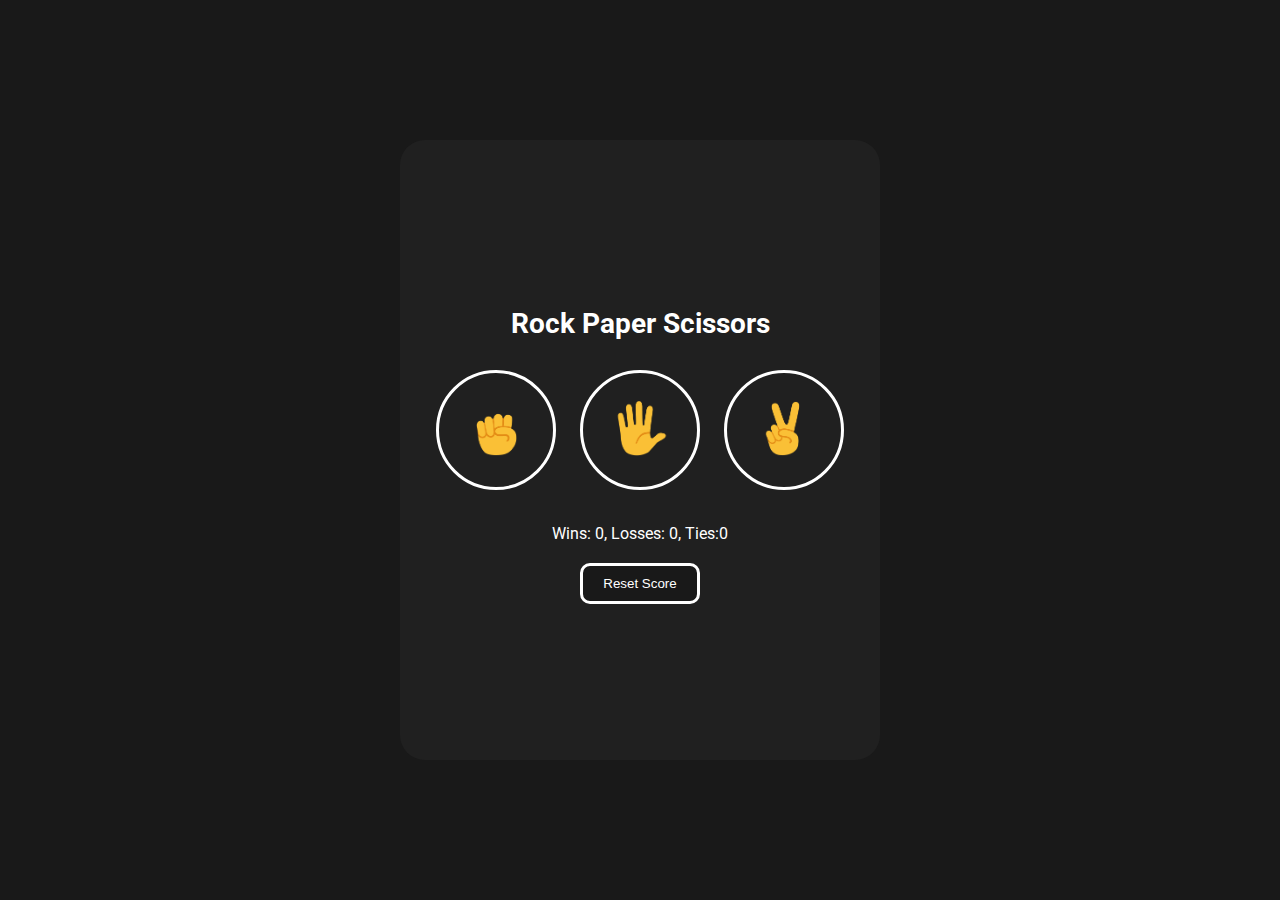
<file: rock-paper-scissors/index.html>
<!DOCTYPE html>
<html lang="en">
    <head>
        <title>Rock Paper Scissors</title>
        <meta charset="utf-8"/>
        <meta content="width=device-width, initial-scale=1.0" name="viewport"/>
        <link href="https://fonts.googleapis.com" rel="preconnect">
        <link crossorigin href="https://fonts.gstatic.com" rel="preconnect">
        <link href="https://fonts.googleapis.com/css2?family=Roboto:ital,wght@0,100;0,300;0,400;0,500;0,700;0,900;1,100;1,300;1,400;1,500;1,700;1,900&display=swap"
              rel="stylesheet">
        <link href="./styles.css" rel="stylesheet">
        <script defer src="./script.js"></script>
    </head>
    <body>
    <section class="game-container">
        <section class="game">
            <h1 class="game-title">Rock Paper Scissors</h1>
            <button class="button-rock"><img class="emoji" alt="rock-emoji" src="./images/rock-emoji.png"></button>
            <button class="button-paper"><img class="emoji" alt="paper-emoji" src="./images/paper-emoji.png"></button>
            <button class="button-scissors"><img class="emoji" alt="scissors-emoji" src="./images/scissors-emoji.png"></button>
        </section>
        <section class="scores">
            <div class="round-results"></div>
            <div class="round-choices"></div>
            <div class="player-score-text"></div>
            <div class="reset-button-container">
                <button class="reset-button">Reset Score</button>
            </div>
        </section>
    </section>
    </body>
</html>
</file>
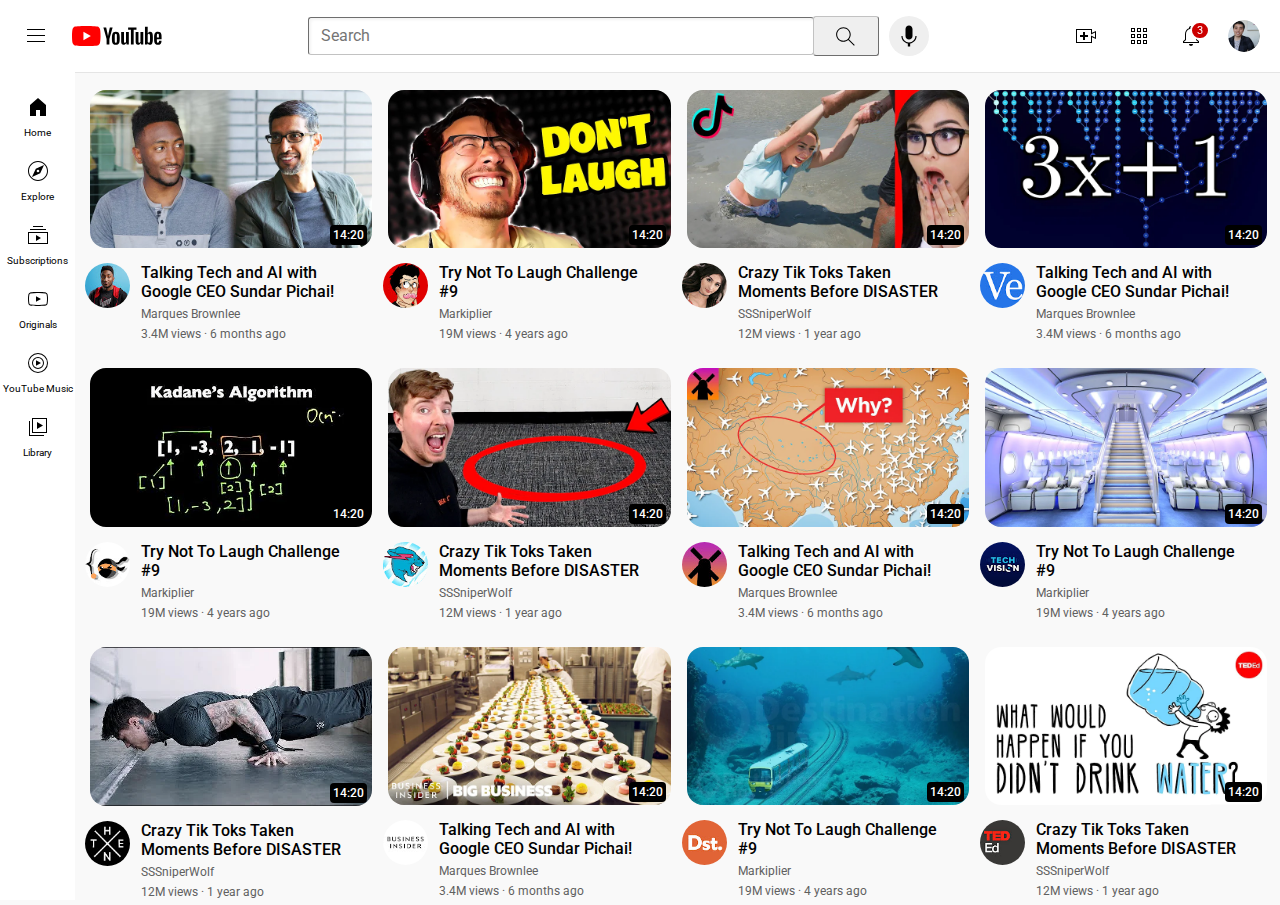
<file: youtube/youtube.html>
<!DOCTYPE html>
<html lang="en">
    <head>
        <title>YouTube</title>
        <meta charset="utf-8"/>
        <meta name="viewport" content="width=device-width, initial-scale=1.0"/>
        <link rel="preconnect" href="https://fonts.googleapis.com">
        <link rel="preconnect" href="https://fonts.gstatic.com" crossorigin>
        <link href="https://fonts.googleapis.com/css2?family=Roboto:ital,wght@0,100;0,300;0,400;0,500;0,700;0,900;1,100;1,300;1,400;1,500;1,700;1,900&display=swap" rel="stylesheet">
        <link rel="stylesheet" href="general.css"/>
        <link rel="stylesheet" href="header.css"/>
        <link rel="stylesheet" href="sidebar.css"/>
        <link rel="stylesheet" href="videos.css"/>
    </head>
    <body>
        <header class="header">
            <div class="left-section">
                <img class ="hamburger-menu" src="./images/icons/hamburger-menu.svg">
                <img class="logo" src="./images/icons/youtube-logo.svg">
            </div>
            <div class="middle-section">
                <input class="search-bar" type="text" placeholder="Search">
                <button class="search-button">
                    <img class="search-icon" src="./images/icons/search.svg">
                    <div class="tooltip">Search</div>
                </button>
                <button class="voice-search-button">
                    <img class="voice-icon" src="./images/icons/voice-search-icon.svg">
                    <div class="tooltip">Search with voice</div>
                </button>
            </div>
            <div class="right-section">
                <div class="upload-button">
                    <img src="./images/icons/upload.svg">
                    <div class="tooltip">Create</div></div>
                <div class="yt-apps">
                    <img src="./images/icons/youtube-apps.svg">
                    <div class="tooltip">Apps</div></div>
                <div class="notifications"><img src="./images/icons/notifications.svg">
                    <div class="notification-count">3</div>
                    <div class="tooltip">Notifications</div>
                </div>
                <div class="user-profile">
                    <img class="profile-pic" src="./images/channels/my-channel.jpeg">
                    <div class="tooltip">Account</div>
                </div>
        </header>
        <nav class="sidebar">
            <div class="sidebar-link">
                <img src="./images/icons/home.svg">
                <div>Home</div>
            </div>
            <div class="sidebar-link">
                <img src="./images/icons/explore.svg">
                <div>Explore</div>
            </div>
            <div class="sidebar-link">
                <img src="./images/icons/subscriptions.svg">
                <div>Subscriptions</div>
            </div>
            <div class="sidebar-link">
                <img src="./images/icons/originals.svg">
                <div>Originals</div>
            </div>
            <div class="sidebar-link">
                <img src="./images/icons/youtube-music.svg">
                <div>YouTube Music</div>
            </div>
            <div class="sidebar-link">
                <img src="./images/icons/library.svg">
                <div>Library</div>
            </div>
        </nav>
        </main>
            <section class="videos-container">
                <div class="video">
                    <div class="video-thumbnail">
                        <img class="image-thumbnail" src="./images/thumbnails/thumbnail-1.webp">
                        <div class="video-time">14:20</div>
                    </div>
                    <div class="video-info-grid">
                        <div class="author-image-container"><img class="image-author" src="./images/channels/channel-1.jpeg"></div>
                        <div class="video-info">
                            <p class="video-title">Talking Tech and AI with Google CEO Sundar Pichai!</p>
                            <p class="video-author">Marques Brownlee</p>
                            <p class="video-stats">3.4M views &#183; 6 months ago</p>
                        </div>
                    </div>
                </div>
                <div class="video">
                    <div class="video-thumbnail">
                        <img class="image-thumbnail" src="./images/thumbnails/thumbnail-2.webp">
                        <div class="video-time">14:20</div>
                    </div>
                    <div class="video-info-grid">
                        <div class="author-image-container"><img class="image-author" src="./images/channels/channel-2.jpeg"></div>
                        <div class="video-info">
                            <p class="video-title">Try Not To Laugh Challenge #9</p>
                            <p class="video-author">Markiplier</p>
                            <p class="video-stats">19M views &#183; 4 years ago</p>
                        </div>
                    </div>
                </div>
                <div class="video">
                    <div class="video-thumbnail">
                        <img class="image-thumbnail" src="./images/thumbnails/thumbnail-3.webp">
                        <div class="video-time">14:20</div>
                    </div>
                    <div class="video-info-grid">
                        <div class="author-image-container"><img class="image-author" src="./images/channels/channel-3.jpeg"></div>
                        <div class="video-info">
                            <p class="video-title">Crazy Tik Toks Taken Moments Before DISASTER</p>
                            <p class="video-author">SSSniperWolf</p>
                            <p class="video-stats">12M views &#183; 1 year ago</p>
                        </div>
                    </div>
                </div>
                <div class="video">
                    <div class="video-thumbnail">
                        <img class="image-thumbnail" src="./images/thumbnails/thumbnail-4.webp">
                        <div class="video-time">14:20</div>
                    </div>
                    <div class="video-info-grid">
                        <div class="author-image-container"><img class="image-author" src="./images/channels/channel-4.jpeg"></div>
                        <div class="video-info">
                            <p class="video-title">Talking Tech and AI with Google CEO Sundar Pichai!</p>
                            <p class="video-author">Marques Brownlee</p>
                            <p class="video-stats">3.4M views &#183; 6 months ago</p>
                        </div>
                    </div>
                </div>
                <div class="video">
                    <div class="video-thumbnail">
                        <img class="image-thumbnail" src="./images/thumbnails/thumbnail-5.webp">
                        <div class="video-time">14:20</div>
                    </div>
                    <div class="video-info-grid">
                        <div class="author-image-container"><img class="image-author" src="./images/channels/channel-5.jpeg"></div>
                        <div class="video-info">
                            <p class="video-title">Try Not To Laugh Challenge #9</p>
                            <p class="video-author">Markiplier</p>
                            <p class="video-stats">19M views &#183; 4 years ago</p>
                        </div>
                    </div>
                </div>
                <div class="video">
                    <div class="video-thumbnail">
                        <img class="image-thumbnail" src="./images/thumbnails/thumbnail-6.webp">
                        <div class="video-time">14:20</div>
                    </div>
                    <div class="video-info-grid">
                        <div class="author-image-container"><img class="image-author" src="./images/channels/channel-6.jpeg"></div>
                        <div class="video-info">
                            <p class="video-title">Crazy Tik Toks Taken Moments Before DISASTER</p>
                            <p class="video-author">SSSniperWolf</p>
                            <p class="video-stats">12M views &#183; 1 year ago</p>
                        </div>
                    </div>
                </div>
                <div class="video">
                    <div class="video-thumbnail">
                        <img class="image-thumbnail" src="./images/thumbnails/thumbnail-7.webp">
                        <div class="video-time">14:20</div>
                    </div>
                    <div class="video-info-grid">
                        <div class="author-image-container"><img class="image-author" src="./images/channels/channel-7.jpeg"></div>
                        <div class="video-info">
                            <p class="video-title">Talking Tech and AI with Google CEO Sundar Pichai!</p>
                            <p class="video-author">Marques Brownlee</p>
                            <p class="video-stats">3.4M views &#183; 6 months ago</p>
                        </div>
                    </div>
                </div>
                <div class="video">
                    <div class="video-thumbnail">
                        <img class="image-thumbnail" src="./images/thumbnails/thumbnail-8.webp">
                        <div class="video-time">14:20</div>
                    </div>
                    <div class="video-info-grid">
                        <div class="author-image-container"><img class="image-author" src="./images/channels/channel-8.jpeg"></div>
                        <div class="video-info">
                            <p class="video-title">Try Not To Laugh Challenge #9</p>
                            <p class="video-author">Markiplier</p>
                            <p class="video-stats">19M views &#183; 4 years ago</p>
                        </div>
                    </div>
                </div>
                <div class="video">
                    <div class="video-thumbnail">
                        <img class="image-thumbnail" src="./images/thumbnails/thumbnail-9.webp">
                        <div class="video-time">14:20</div>
                    </div>
                    <div class="video-info-grid">
                        <div class="author-image-container"><img class="image-author" src="./images/channels/channel-9.jpeg"></div>
                        <div class="video-info">
                            <p class="video-title">Crazy Tik Toks Taken Moments Before DISASTER</p>
                            <p class="video-author">SSSniperWolf</p>
                            <p class="video-stats">12M views &#183; 1 year ago</p>
                        </div>
                    </div>
                </div>
                <div class="video">
                    <div class="video-thumbnail">
                        <img class="image-thumbnail" src="./images/thumbnails/thumbnail-10.webp">
                        <div class="video-time">14:20</div>
                    </div>
                    <div class="video-info-grid">
                        <div class="author-image-container"><img class="image-author" src="./images/channels/channel-10.jpeg"></div>
                        <div class="video-info">
                            <p class="video-title">Talking Tech and AI with Google CEO Sundar Pichai!</p>
                            <p class="video-author">Marques Brownlee</p>
                            <p class="video-stats">3.4M views &#183; 6 months ago</p>
                        </div>
                    </div>
                </div>
                <div class="video">
                    <div class="video-thumbnail">
                        <img class="image-thumbnail" src="./images/thumbnails/thumbnail-11.webp">
                        <div class="video-time">14:20</div>
                    </div>
                    <div class="video-info-grid">
                        <div class="author-image-container"><img class="image-author" src="./images/channels/channel-11.jpeg"></div>
                        <div class="video-info">
                            <p class="video-title">Try Not To Laugh Challenge #9</p>
                            <p class="video-author">Markiplier</p>
                            <p class="video-stats">19M views &#183; 4 years ago</p>
                        </div>
                    </div>
                </div>
                <div class="video">
                    <div class="video-thumbnail">
                        <img class="image-thumbnail" src="./images/thumbnails/thumbnail-12.webp">
                        <div class="video-time">14:20</div>
                    </div>
                    <div class="video-info-grid">
                        <div class="author-image-container"><img class="image-author" src="./images/channels/channel-12.jpeg"></div>
                        <div class="video-info">
                            <p class="video-title">Crazy Tik Toks Taken Moments Before DISASTER</p>
                            <p class="video-author">SSSniperWolf</p>
                            <p class="video-stats">12M views &#183; 1 year ago</p>
                        </div>
                    </div>
                </div>
            </section>
        </main>
    </body>
</html>
</file>
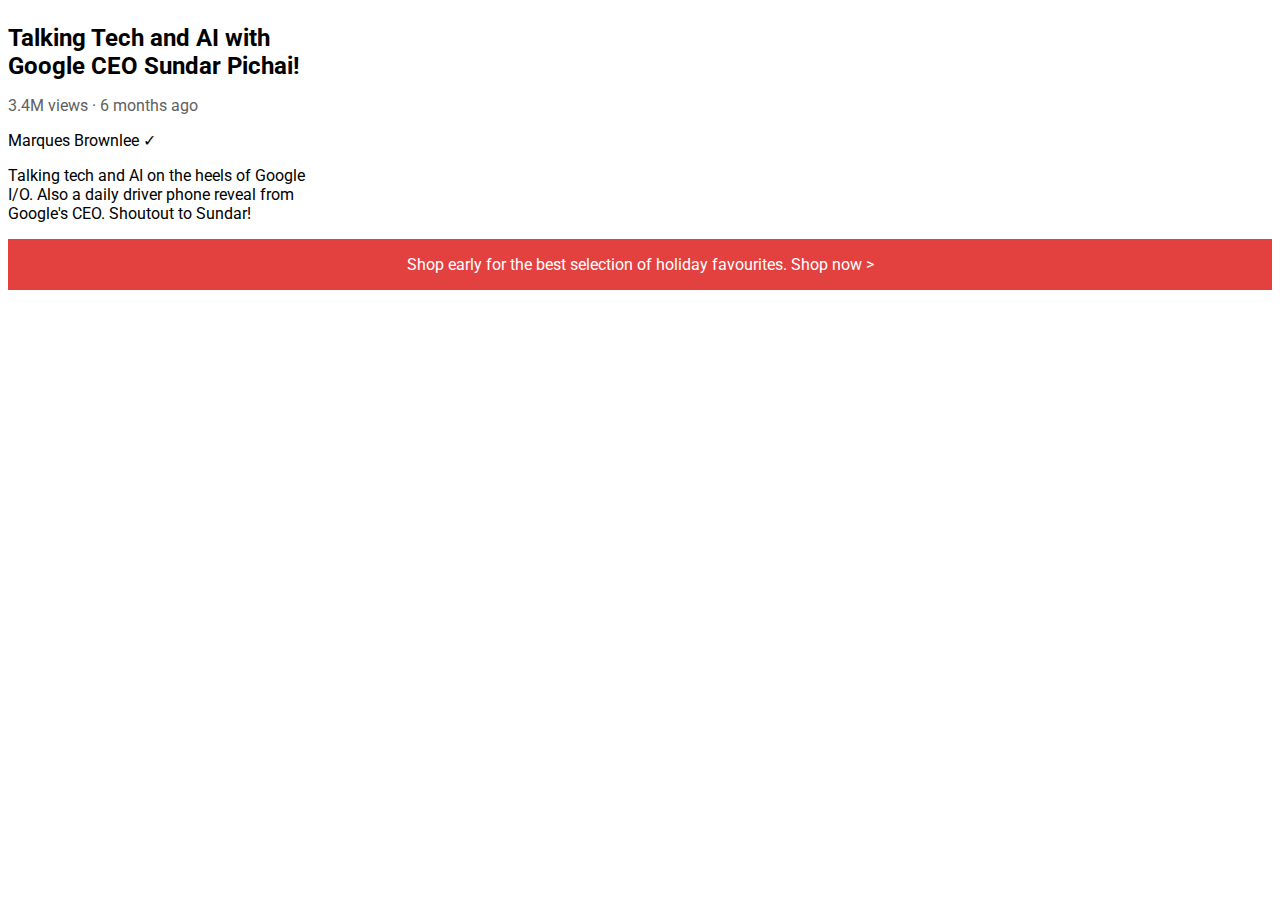
<file: youtube/start/text.html>
<!DOCTYPE html>
<html lang="en">
    <head>
        <title>Hello</title>
        <meta charset="utf-8">
        <meta name="viewport" content="width=device-width, initial-scale=1">
        <link rel="preconnect" href="https://fonts.googleapis.com">
        <link rel="preconnect" href="https://fonts.gstatic.com" crossorigin>
        <link href="https://fonts.googleapis.com/css2?family=Roboto:ital,wght@0,100;0,300;0,400;0,500;0,700;0,900;1,100;1,300;1,400;1,500;1,700;1,900&display=swap" rel="stylesheet">
        <link rel="stylesheet" href="./text_style.css"/>
    </head>
    <body>
        <div class="video">
            <p class="video-title">Talking Tech and AI with Google CEO Sundar Pichai!</h1>
            <p class="video-stats">3.4M views &#183; 6 months ago</p>
            <p class="video-creator">Marques Brownlee &#10003;</p>
            <p class="video-description">Talking tech and AI on the heels of Google I/O. Also a daily driver phone reveal from Google's CEO. Shoutout to Sundar!</p>

        </div>
        <p class="bottom-text">Shop early for the best selection of holiday favourites. <span class="u-shop">Shop now &#62</span></p>

    </body>
</html>
</file>
<file: rock-paper-scissors/styles.css>
body {
    background-color: #191919;
    color: white;
    font-family: 'Roboto', Arial, sans-serif;
}

.game-container {
    display: flex;
    justify-content: center;
    align-items: center;
    flex-direction: column;
    border-radius: 25px;
    width: 480px;
    height: 620px;
    background-color: #202020;
    position: absolute;
    left: 50%;
    top: 50%;
    transform: translate(-50%, -50%);
}

.game-title {
    display: flex;
    justify-content: center;
    font-size: 28px;
    padding: 2px 10px;
}

.button-rock,
.button-scissors,
.button-paper {
    margin: 10px;
    background-color: transparent;
    cursor: pointer;
    height: 120px;
    width: 120px;
    border-radius: 50%;
    border: 3px solid white;
}

.button-rock:hover,
.button-scissors:hover,
.button-paper:hover {
    background-color: white;
}

.emoji {
    height: 55px;
}

.emoji-result-1 {
    height: 55px;
    rotate: 90deg;
    margin: 0 5px 0 10px;
}

.emoji-result-2 {
    height: 55px;
    rotate: -90deg;
    margin: 0 10px 0 5px;
}

.round-results {
    font-weight: bold;
    font-size: 25px;
    padding: 2px 10px;
    display: flex;
    justify-content: center;
    align-items: center;
}

.round-choices,
.player-score-text {
    margin: 10px;
    display: flex;
    justify-content: center;
    align-items: center;
}

.reset-button-container {
    margin: 10px;
    display: flex;
    justify-content: center;
    align-items: center;
}

.reset-button {
    background-color: #191919;
    color: white;
    border: 3px solid white;
    cursor: pointer;
    padding: 10px 20px;
    border-radius: 10px;
    margin-top: 10px;
}

.reset-button:hover {
    background-color: white;
    color: #191919;
}
</file>
<file: youtube/general.css>
* {
    font-family: Roboto,Arial;
    
}
p {
    margin-top: 0;
    margin-bottom: 0;
}
body {
    margin: 0;
}
</file>
<file: youtube/header.css>
.header {
    display: flex;
    flex-direction: row;
    justify-content: space-between;
    align-items: center;
    position: fixed;
    top: 0;
    left: 0;
    right: 0;
    background-color: white;
    z-index: 100;
    border-bottom: 1px solid rgb(229, 229, 229);

}
.left-section {
    margin-right: 30px;
    display: flex;
    align-items: center;
}
.hamburger-menu {
    height: 24px;
    margin: 24px;
}
.logo {
    height: 20px;
}


.middle-section {
    flex: 1;
    display: flex;
    align-items: center;
    justify-content: center;
}
.search-bar {
    flex: 1;
    height: 34px;
    width: 0;
    max-width: 500px;
    border-width: 1px;
    border-radius: 3px;
    border-color: rgb(194, 194, 194);
    box-shadow: inset 2px 2px 3px rgba(0, 0, 0, 0.05);
}
.search-bar::placeholder {
    font-size: 16px;
    padding: 10px;
}
.search-button,
.voice-search-button {
    display: flex;
    align-items: center;
    justify-content: center;
    height: 40px;
    width: 66px;
    border-width: 1px;
    border-radius: 3px;
    border-color: rgb(194, 194, 194);
    margin-left: -1px;
    position: relative;
    white-space: nowrap;
}

.search-icon {
    height: 25px;
}
.voice-search-button {
    height: 40px;
    width: 40px;
    border: none;
    border-radius: 50px;
    margin-left: 10px;
}
.right-section {
    width: 182px;
    margin-left: 30px;
    flex-shrink: 0;
    display: flex;
    align-items: center;
    justify-content: space-between;
    margin-right: 24px;
}
.upload-button,
.yt-apps,
.notifications,
.user-profile {
    display: flex;
    align-items: center;
    justify-content: center;
    height: 24px;
    width: 24px;
    border: none;
    position: relative;
    white-space: nowrap;
}
.notification-count {
    background-color: #cc0000;
    padding: 3px;
    border-radius: 10px;
    border: 2px solid white;
    color: white;
    position: absolute;
    font-size: 11px;
    top: -3px;
    right: -7px;
    display: flex;
    justify-content: center;
    align-items: center;
    padding: 1px 5px;
}
.profile-pic {
    height: 32px;
    border-radius: 50px;
}

.search-button .tooltip,
.voice-search-button .tooltip,
.upload-button .tooltip,
.yt-apps .tooltip,
.notifications .tooltip,
.user-profile .tooltip {
    position: absolute;
    color: white;
    font-size: 10px;
    padding: 4px 8px;
    background-color: rgba(0, 0, 0, 0.5);
    border-radius: 3px;
    bottom: -30px;
    pointer-events: none;
    opacity: 0;
    transition: all 0.15s;
}
.search-button:hover .tooltip,
.voice-search-button:hover .tooltip,
.upload-button:hover .tooltip,
.yt-apps:hover .tooltip,
.notifications:hover .tooltip,
.user-profile:hover .tooltip{
    opacity: 1;
}
</file>
<file: youtube/sidebar.css>
.sidebar {
    position: fixed;
    top: 70px;
    left: 0;
    bottom: 0;
    width: 75px;
    padding-top: 10px;
    z-index: 200;
    background-color: white;
}

.sidebar-link {
    height: 60px;
    padding: 2px;
    display: flex;
    flex-direction: column;
    align-items: center;
    justify-content: center;
    cursor: pointer;
}
.sidebar-link:hover {
    background-color: rgb(232, 232, 232);
}
.sidebar img {
    height: 24px;
    margin: 8px;
}
.sidebar div {
    font-size: 10px;
}
</file>
<file: youtube/videos.css>
.videos-container {
    display: grid;
    grid-template-columns: 1fr 1fr 1fr;
    grid-gap: 16px;
    padding: 85px 18px 0 85px;
    background-color: rgb(249, 249, 249);
    transition: all 0.3s;
}


/*responsive-design*/
@media (max-width: 750px) {
    .videos-container {
        grid-template-columns: 1fr 1fr;
    }    
}
@media (max-width: 751px) and (min-width: 999px) {
    .videos-container {
        grid-template-columns: 1fr 1fr 1fr;
    }
}
@media (min-width: 999px) {
    .videos-container {
        grid-template-columns: 1fr 1fr 1fr  1fr;
    }
}
.video-thumbnail { 
    width: 100%;
    padding: 5px;
    position: relative;
}
.image-thumbnail {
    border-radius: 16px;
    width: 100%;
}
.video-time {
    font-size: 12px;
    color: white;
    background-color: black;
    position: absolute;
    font-weight: 500;
    bottom: 12px;
    right: 10px;
    padding: 3px;
    border-radius: 4px;
}
.video-info-grid {
    display: grid;
    grid-template-columns: 50px 1fr;
}
.image-author {
    width: 90%;
    object-fit: cover;
    border-radius: 50%;
    margin: 6px 12px 0 0;
}
.video-title {
    font-weight: 500;
    font-size: 16px;
    margin: 6px 6px;
}
.video-author,
.video-stats {
    margin: 6px 6px;
    font-size: 12px;
    color: rgb(96,96,96);
}
</file>
<file: youtube/start/text_style.css>
* {
    font-family: Roboto;
}

.video{
    width: 300px;
    
}

.video-title {
    font-size: 24px;
    font-weight: bold;
    margin-bottom: 0;
}

.video-stats {
    color: rgb(96, 96, 96);
}
.bottom-text{
    padding: 16px;
    color: white;
    background-color: #e34140;
    text-align: center;
}
.u-shop:hover {
    text-decoration: underline;
}
</file>
